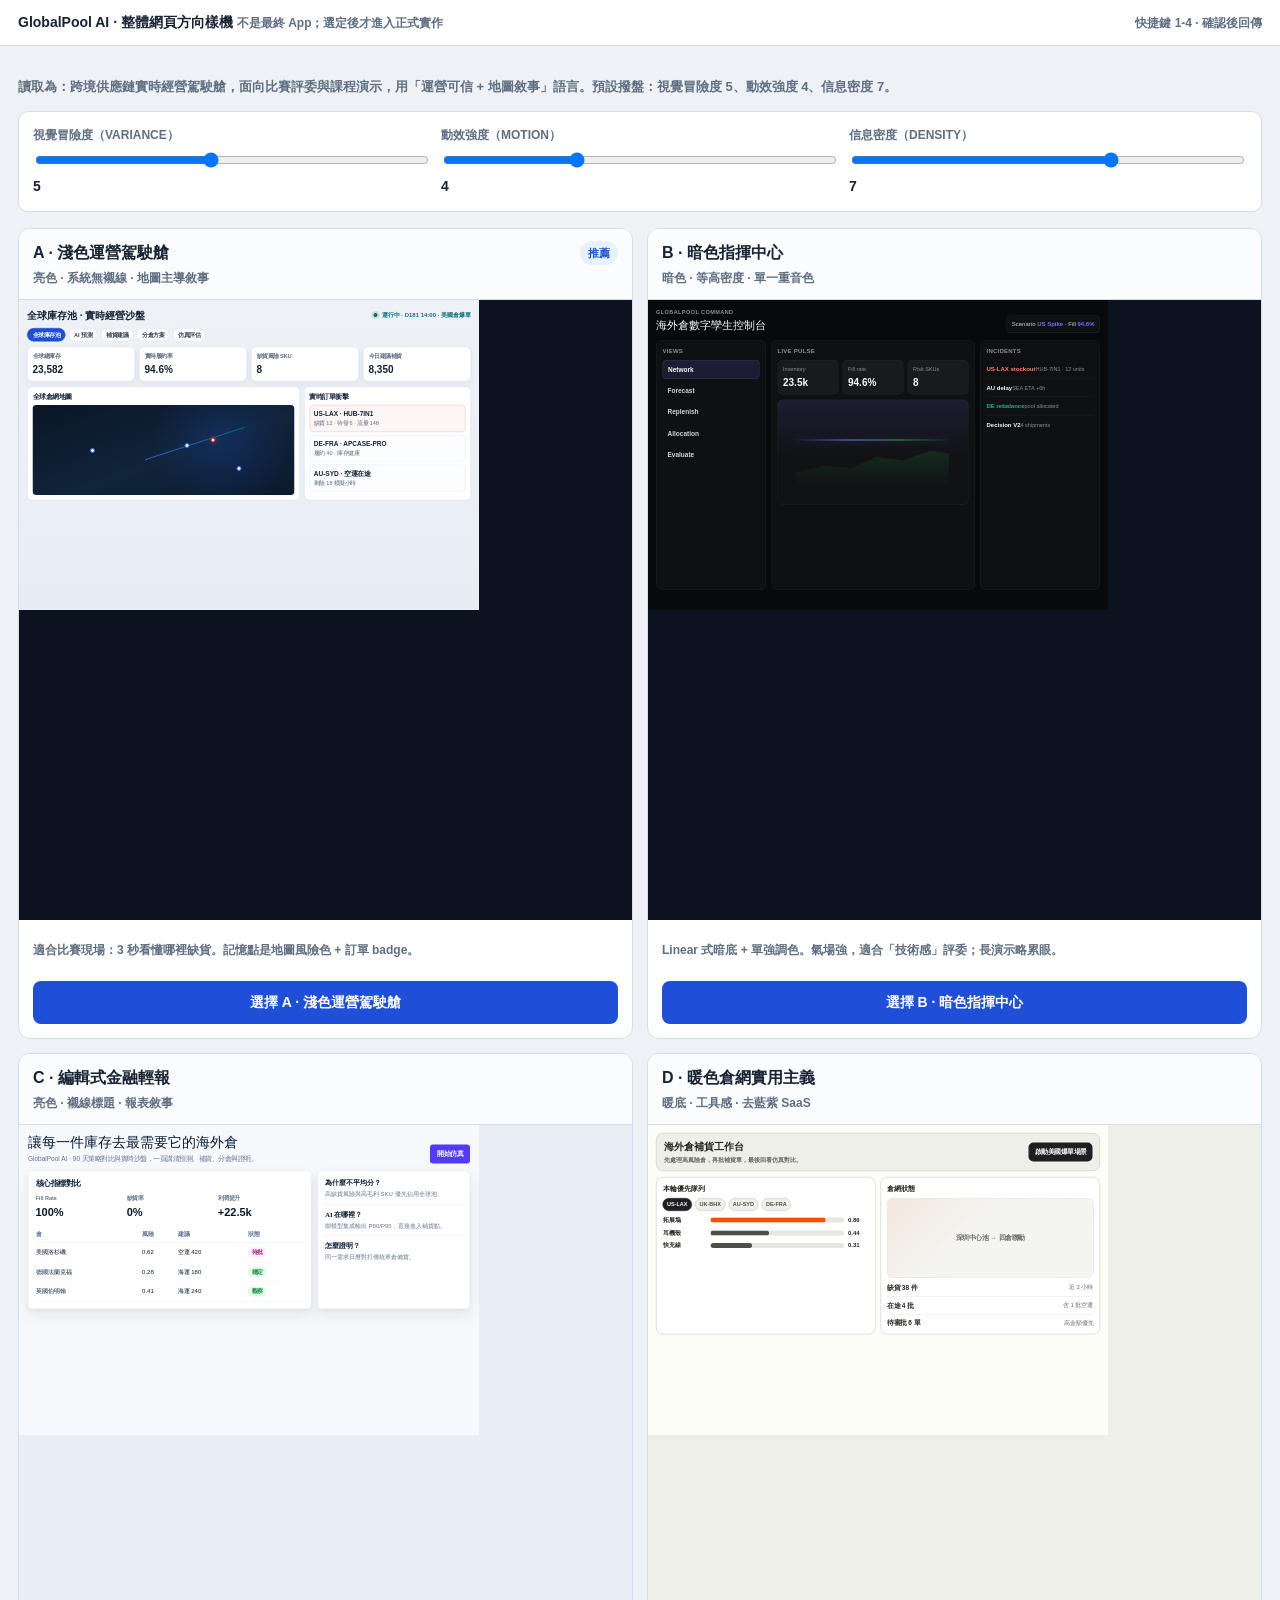
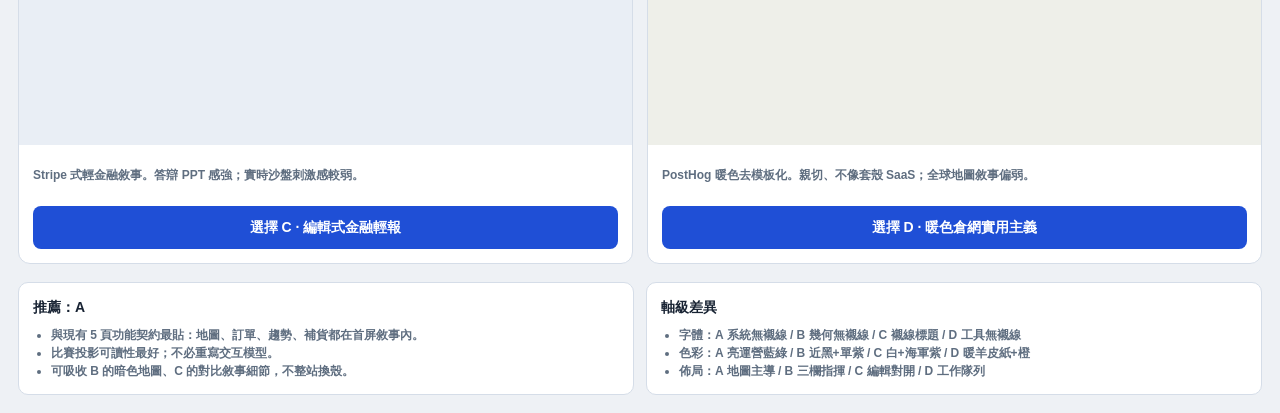
<file: design-previews/2026-07-12-globalpool-web/index.html>
<!doctype html>
<html lang="zh-Hant">
<head>
  <meta charset="utf-8" />
  <meta name="viewport" content="width=device-width, initial-scale=1" />
  <title>GlobalPool AI · 整體網頁方向樣機</title>
  <style>
    :root {
      --shell-bg: #eef1f5;
      --shell-ink: #182333;
      --shell-muted: #5f6e80;
      --shell-line: #d5dde8;
      --shell-card: #ffffff;
    }
    * { box-sizing: border-box; }
    body {
      margin: 0;
      font: 14px/1.5 -apple-system, BlinkMacSystemFont, "Segoe UI", "PingFang SC", "Microsoft YaHei", sans-serif;
      color: var(--shell-ink);
      background: var(--shell-bg);
      letter-spacing: 0;
    }
    .shell-top {
      position: sticky; top: 0; z-index: 20;
      display: flex; flex-wrap: wrap; gap: 10px 18px; align-items: center; justify-content: space-between;
      padding: 12px 18px;
      background: rgba(255,255,255,.92);
      border-bottom: 1px solid var(--shell-line);
      backdrop-filter: blur(12px);
    }
    .shell-top strong { font-size: 14px; }
    .shell-top span { color: var(--shell-muted); font-size: 12px; font-weight: 700; }
    .wrap { max-width: 1280px; margin: 0 auto; padding: 18px; }
    .intro {
      margin-bottom: 14px;
      color: var(--shell-muted);
      font-size: 13px;
      font-weight: 650;
    }
    .dials {
      display: grid;
      grid-template-columns: repeat(3, minmax(0, 1fr));
      gap: 10px;
      margin-bottom: 16px;
      padding: 14px;
      border: 1px solid var(--shell-line);
      border-radius: 10px;
      background: #fff;
    }
    .dials label { display: grid; gap: 6px; font-size: 12px; font-weight: 800; color: var(--shell-muted); }
    .dials output { color: var(--shell-ink); font-size: 14px; font-weight: 900; }
    .grid {
      display: grid;
      grid-template-columns: repeat(2, minmax(0, 1fr));
      gap: 14px;
    }
    .card {
      display: grid;
      grid-template-rows: auto 1fr auto;
      border: 1px solid var(--shell-line);
      border-radius: 12px;
      background: var(--shell-card);
      overflow: hidden;
      min-height: 460px;
    }
    .card-head {
      display: flex; justify-content: space-between; gap: 10px; align-items: start;
      padding: 12px 14px;
      border-bottom: 1px solid var(--shell-line);
      background: #fbfcfe;
    }
    .card-head h2 { margin: 0; font-size: 16px; }
    .card-head p { margin: 4px 0 0; color: var(--shell-muted); font-size: 12px; font-weight: 700; }
    .badge-rec {
      border-radius: 999px; padding: 4px 8px; background: #e8f2ff; color: #1f4fd6;
      font-size: 11px; font-weight: 900; white-space: nowrap;
    }
    .stage {
      position: relative;
      min-height: 320px;
      overflow: hidden;
      background: #0b1220;
    }
    .stage-scale {
      width: 920px;
      transform-origin: top left;
      transform: scale(0.5);
    }
    .meta {
      padding: 10px 14px 0;
      color: var(--shell-muted);
      font-size: 12px;
      font-weight: 750;
      line-height: 1.45;
      max-width: 100%;
    }
    .pick {
      margin: 10px 14px 14px;
      width: calc(100% - 28px);
      border: 0;
      border-radius: 8px;
      background: #1f4fd6;
      color: #fff;
      font: inherit;
      font-weight: 900;
      padding: 11px 12px;
      cursor: pointer;
    }
    .notes {
      margin-top: 18px;
      display: grid;
      grid-template-columns: repeat(2, minmax(0, 1fr));
      gap: 12px;
    }
    .note {
      border: 1px solid var(--shell-line);
      border-radius: 10px;
      background: #fff;
      padding: 14px;
    }
    .note h3 { margin: 0 0 8px; font-size: 14px; }
    .note ul { margin: 0; padding-left: 18px; color: var(--shell-muted); font-size: 12px; font-weight: 650; }
    @media (max-width: 900px) {
      .grid, .dials, .notes { grid-template-columns: 1fr; }
      .stage-scale { transform: scale(0.42); }
    }

    /* ========== Direction A: Light Ops Cockpit ========== */
    .a-root {
      width: 920px; height: 620px; padding: 16px;
      background: linear-gradient(180deg, #eef2f7, #e8edf4);
      color: #122033;
      font: 13px/1.4 -apple-system, BlinkMacSystemFont, "Segoe UI", "PingFang SC", "Microsoft YaHei", sans-serif;
    }
    .a-top { display:flex; justify-content:space-between; align-items:center; margin-bottom:12px; }
    .a-top h1 { margin:0; font-size:20px; letter-spacing:0; }
    .a-top .live { display:flex; gap:8px; align-items:center; color:#0b7484; font-weight:800; font-size:12px; }
    .a-dot { width:8px; height:8px; border-radius:50%; background:#0f6d52; box-shadow:0 0 0 4px rgba(15,109,82,.15); }
    .a-kpis { display:grid; grid-template-columns:repeat(4,1fr); gap:8px; margin-bottom:10px; }
    .a-kpi { background:#fff; border:1px solid #d5dde8; border-radius:10px; padding:10px; box-shadow:0 8px 20px rgba(18,32,51,.05); }
    .a-kpi span { display:block; color:#5b6b7c; font-size:11px; font-weight:800; }
    .a-kpi strong { display:block; margin-top:4px; font-size:20px; font-variant-numeric:tabular-nums; }
    .a-main { display:grid; grid-template-columns:1.55fr .95fr; gap:8px; }
    .a-panel { background:#fff; border:1px solid #d5dde8; border-radius:10px; padding:10px; min-height:220px; }
    .a-panel h3 { margin:0 0 8px; font-size:13px; }
    .a-map {
      height:180px; border-radius:8px;
      background:
        radial-gradient(circle at 72% 40%, rgba(31,79,214,.22), transparent 35%),
        linear-gradient(160deg, #0a1626, #10243a 55%, #0b1a2c);
      position:relative; overflow:hidden;
    }
    .a-route { position:absolute; inset:42% 18% auto 42%; height:2px; background:linear-gradient(90deg, #2f6fed, #0f7c8a); opacity:.8; transform:rotate(-18deg); }
    .a-node { position:absolute; width:10px; height:10px; border-radius:50%; background:#f8fbff; border:2px solid #2f6fed; }
    .a-node.risk { border-color:#b42318; box-shadow:0 0 0 5px rgba(180,35,24,.18); }
    .a-feed { display:grid; gap:6px; }
    .a-item { border:1px solid #e3e9f1; border-radius:8px; padding:8px; background:#fbfdff; }
    .a-item.bad { border-color:#f0b8b3; background:#fff6f5; }
    .a-item strong, .a-item span { display:block; }
    .a-item span { color:#5b6b7c; font-size:11px; margin-top:2px; }
    .a-tabs { display:flex; gap:6px; margin-bottom:10px; }
    .a-tab { border:1px solid #d5dde8; background:#fff; border-radius:999px; padding:5px 10px; font-size:11px; font-weight:800; color:#2a3b52; }
    .a-tab.on { background:#1f4fd6; border-color:#1f4fd6; color:#fff; }

    /* ========== Direction B: Dark Command Center ========== */
    .b-root {
      width:920px; height:620px; padding:16px;
      background:#08090a; color:#f7f8f8;
      font:13px/1.4 "SF Pro Display", -apple-system, BlinkMacSystemFont, "PingFang SC", "Microsoft YaHei", sans-serif;
    }
    .b-top { display:flex; justify-content:space-between; align-items:end; margin-bottom:14px; }
    .b-top .kicker { color:#8a8f98; font-size:11px; font-weight:700; letter-spacing:.08em; text-transform:uppercase; margin:0 0 4px; }
    .b-top h1 { margin:0; font-size:22px; font-weight:590; letter-spacing:0; }
    .b-chip { border:1px solid rgba(255,255,255,.08); background:rgba(255,255,255,.03); color:#d0d6e0; border-radius:8px; padding:8px 10px; font-size:12px; }
    .b-chip em { color:#7170ff; font-style:normal; font-weight:800; }
    .b-grid { display:grid; grid-template-columns: 220px 1fr 240px; gap:10px; height:500px; }
    .b-side, .b-main, .b-rail {
      background:#0f1011; border:1px solid rgba(255,255,255,.06); border-radius:12px; padding:12px;
    }
    .b-side h3, .b-main h3, .b-rail h3 { margin:0 0 10px; font-size:12px; color:#8a8f98; font-weight:700; letter-spacing:.04em; text-transform:uppercase; }
    .b-nav { display:grid; gap:6px; }
    .b-nav div { padding:9px 10px; border-radius:8px; color:#d0d6e0; font-weight:650; }
    .b-nav div.on { background:rgba(113,112,255,.14); color:#f7f8f8; border:1px solid rgba(113,112,255,.28); }
    .b-metrics { display:grid; grid-template-columns:repeat(3,1fr); gap:8px; margin-bottom:10px; }
    .b-metric { background:#191a1b; border:1px solid rgba(255,255,255,.06); border-radius:10px; padding:10px; }
    .b-metric span { display:block; color:#8a8f98; font-size:11px; }
    .b-metric strong { display:block; margin-top:4px; font-size:20px; font-variant-numeric:tabular-nums; }
    .b-chart {
      height:210px; border-radius:10px; border:1px solid rgba(255,255,255,.06);
      background:
        linear-gradient(180deg, rgba(113,112,255,.12), transparent 55%),
        #111214;
      position:relative; overflow:hidden;
    }
    .b-line {
      position:absolute; left:8%; right:8%; top:38%; height:2px;
      background:linear-gradient(90deg, transparent, #7170ff, #27a644, transparent);
      box-shadow:0 0 18px rgba(113,112,255,.35);
    }
    .b-area {
      position:absolute; left:10%; right:10%; bottom:18%; height:42%;
      background:linear-gradient(180deg, rgba(39,166,68,.22), transparent);
      clip-path: polygon(0 70%, 18% 55%, 36% 60%, 52% 35%, 70% 42%, 88% 20%, 100% 28%, 100% 100%, 0 100%);
    }
    .b-row { display:flex; justify-content:space-between; gap:8px; padding:9px 0; border-bottom:1px solid rgba(255,255,255,.05); }
    .b-row:last-child { border-bottom:0; }
    .b-row span { color:#8a8f98; font-size:11px; }
    .b-row strong { font-size:12px; }
    .b-risk { color:#ff7b72; }
    .b-ok { color:#10b981; }

    /* ========== Direction C: Editorial Finance Light ========== */
    .c-root {
      width:920px; height:620px; padding:18px;
      background:#f7f8fb; color:#061b31;
      font:13px/1.45 "Iowan Old Style", "Palatino Linotype", Palatino, "PingFang SC", "Songti SC", serif;
    }
    .c-top { display:grid; grid-template-columns:1.2fr .8fr; gap:16px; margin-bottom:14px; }
    .c-top h1 { margin:0; font-size:28px; font-weight:500; letter-spacing:0; line-height:1.15; }
    .c-top p { margin:8px 0 0; color:#64748d; font-family:-apple-system,BlinkMacSystemFont,"PingFang SC","Microsoft YaHei",sans-serif; }
    .c-cta { align-self:end; justify-self:end; background:#533afd; color:#fff; border:0; border-radius:6px; padding:10px 14px; font-family:-apple-system,BlinkMacSystemFont,"PingFang SC",sans-serif; font-weight:800; }
    .c-board { display:grid; grid-template-columns:1.3fr .7fr; gap:12px; }
    .c-paper {
      background:#fff; border:1px solid #e5edf5; border-radius:8px; padding:14px;
      box-shadow:0 14px 30px rgba(50,50,93,.08), 0 4px 10px rgba(0,0,0,.04);
    }
    .c-paper h3 { margin:0 0 10px; font-size:15px; font-weight:600; }
    .c-stats { display:grid; grid-template-columns:repeat(3,1fr); gap:10px; margin-bottom:12px; font-family:-apple-system,BlinkMacSystemFont,"PingFang SC",sans-serif; }
    .c-stat span { display:block; color:#64748d; font-size:11px; font-weight:800; }
    .c-stat strong { display:block; margin-top:4px; font-size:22px; color:#061b31; font-variant-numeric:tabular-nums; }
    .c-table { width:100%; border-collapse:collapse; font-family:-apple-system,BlinkMacSystemFont,"PingFang SC",sans-serif; font-size:12px; }
    .c-table th { text-align:left; color:#64748d; font-weight:800; padding:8px 0; border-bottom:1px solid #e5edf5; }
    .c-table td { padding:9px 0; border-bottom:1px solid #eef3f8; }
    .c-pill { display:inline-flex; border-radius:999px; padding:2px 8px; background:rgba(21,190,83,.12); color:#108c3d; font-weight:800; font-size:11px; }
    .c-pill.warn { background:rgba(249,107,238,.12); color:#9b1f73; }
    .c-aside .block { margin-bottom:10px; padding-bottom:10px; border-bottom:1px solid #e5edf5; }
    .c-aside .block:last-child { border-bottom:0; margin:0; padding:0; }
    .c-aside strong { display:block; font-size:14px; }
    .c-aside span { display:block; margin-top:4px; color:#64748d; font-family:-apple-system,BlinkMacSystemFont,"PingFang SC",sans-serif; font-size:12px; }

    /* ========== Direction D: Warm Warehouse Utility ========== */
    .d-root {
      width:920px; height:620px; padding:16px;
      background:#fdfdf8; color:#23251d;
      font:13px/1.45 "IBM Plex Sans", "Avenir Next", -apple-system, BlinkMacSystemFont, "PingFang SC", "Microsoft YaHei", sans-serif;
    }
    .d-banner {
      display:flex; justify-content:space-between; gap:12px; align-items:center;
      border:1px solid #bfc1b7; border-radius:14px; background:#eeefe9; padding:12px 14px; margin-bottom:12px;
    }
    .d-banner h1 { margin:0; font-size:20px; font-weight:800; letter-spacing:0; }
    .d-banner p { margin:4px 0 0; color:#65675e; font-size:12px; font-weight:650; }
    .d-btn { background:#1e1f23; color:#fdfdf8; border:0; border-radius:10px; padding:10px 12px; font-weight:800; }
    .d-layout { display:grid; grid-template-columns:1fr 1fr; gap:10px; }
    .d-card { border:1px solid #bfc1b7; border-radius:14px; background:#fff; padding:12px; min-height:220px; }
    .d-card h3 { margin:0 0 8px; font-size:14px; font-weight:800; }
    .d-chips { display:flex; flex-wrap:wrap; gap:6px; margin-bottom:10px; }
    .d-chip { border:1px solid #bfc1b7; border-radius:999px; padding:4px 8px; background:#eeefe9; font-size:11px; font-weight:800; color:#4d4f46; }
    .d-chip.hot { background:#1e1f23; color:#fdfdf8; border-color:#1e1f23; }
    .d-bars { display:grid; gap:8px; }
    .d-bar { display:grid; grid-template-columns:88px 1fr 42px; gap:8px; align-items:center; font-size:12px; font-weight:750; }
    .d-track { height:10px; border-radius:999px; background:#e5e7e0; overflow:hidden; }
    .d-track i { display:block; height:100%; background:#4d4f46; border-radius:inherit; }
    .d-track i.warn { background:#F54E00; }
    .d-map {
      height:160px; border-radius:12px; border:1px dashed #bfc1b7;
      background:
        linear-gradient(135deg, rgba(245,78,0,.08), transparent 40%),
        #f4f4f0;
      display:grid; place-items:center; color:#65675e; font-weight:800;
    }
    .d-list { display:grid; gap:8px; }
    .d-item { display:flex; justify-content:space-between; gap:8px; border-top:1px solid #e5e7e0; padding-top:8px; }
    .d-item:first-child { border-top:0; padding-top:0; }
    .d-item span { color:#65675e; font-size:12px; }
  </style>
</head>
<body>
  <div class="shell-top">
    <div>
      <strong>GlobalPool AI · 整體網頁方向樣機</strong>
      <span> 不是最終 App；選定後才進入正式實作</span>
    </div>
    <span>快捷鍵 1-4 · 確認後回傳</span>
  </div>
  <div class="wrap">
    <p class="intro">讀取為：跨境供應鏈實時經營駕駛艙，面向比賽評委與課程演示，用「運營可信 + 地圖敘事」語言。預設撥盤：視覺冒險度 5、動效強度 4、信息密度 7。</p>
    <section class="dials" aria-label="設計撥盤">
      <label>視覺冒險度（VARIANCE）
        <input id="dial-variance" type="range" min="1" max="10" value="5" data-qmdp-dial="variance">
        <output data-qmdp-output="variance">5</output>
      </label>
      <label>動效強度（MOTION）
        <input id="dial-motion" type="range" min="1" max="10" value="4" data-qmdp-dial="motion">
        <output data-qmdp-output="motion">4</output>
      </label>
      <label>信息密度（DENSITY）
        <input id="dial-density" type="range" min="1" max="10" value="7" data-qmdp-dial="density">
        <output data-qmdp-output="density">7</output>
      </label>
    </section>

    <section class="grid">
      <article class="card" data-direction="A">
        <div class="card-head">
          <div>
            <h2>A · 淺色運營駕駛艙</h2>
            <p>亮色 · 系統無襯線 · 地圖主導敘事</p>
          </div>
          <span class="badge-rec">推薦</span>
        </div>
        <div class="stage">
          <div class="stage-scale">
            <div class="a-root">
              <div class="a-top">
                <div>
                  <h1>全球庫存池 · 實時經營沙盤</h1>
                </div>
                <div class="live"><span class="a-dot"></span>運行中 · D181 14:00 · 美國倉爆單</div>
              </div>
              <div class="a-tabs">
                <div class="a-tab on">全球庫存池</div>
                <div class="a-tab">AI 預測</div>
                <div class="a-tab">補貨建議</div>
                <div class="a-tab">分倉方案</div>
                <div class="a-tab">仿真評估</div>
              </div>
              <div class="a-kpis">
                <div class="a-kpi"><span>全球總庫存</span><strong>23,582</strong></div>
                <div class="a-kpi"><span>實時履約率</span><strong>94.6%</strong></div>
                <div class="a-kpi"><span>缺貨風險 SKU</span><strong>8</strong></div>
                <div class="a-kpi"><span>今日建議補貨</span><strong>8,350</strong></div>
              </div>
              <div class="a-main">
                <div class="a-panel">
                  <h3>全球倉網地圖</h3>
                  <div class="a-map">
                    <div class="a-route"></div>
                    <div class="a-node" style="left:22%; top:48%"></div>
                    <div class="a-node risk" style="left:68%; top:36%"></div>
                    <div class="a-node" style="left:58%; top:42%"></div>
                    <div class="a-node" style="left:78%; top:68%"></div>
                  </div>
                </div>
                <div class="a-panel">
                  <h3>實時訂單衝擊</h3>
                  <div class="a-feed">
                    <div class="a-item bad"><strong>US-LAX · HUB-7IN1</strong><span>缺貨 12 · 待發 6 · 流量 148</span></div>
                    <div class="a-item"><strong>DE-FRA · APCASE-PRO</strong><span>履約 40 · 庫存健康</span></div>
                    <div class="a-item"><strong>AU-SYD · 空運在途</strong><span>剩餘 18 模擬小時</span></div>
                  </div>
                </div>
              </div>
            </div>
          </div>
        </div>
        <p class="meta">適合比賽現場：3 秒看懂哪裡缺貨。記憶點是地圖風險色 + 訂單 badge。</p>
        <button class="pick qmdp-pick-button" data-qmdp-native-handler="true" data-id="A" data-label="A" data-name="淺色運營駕駛艙">選擇 A · 淺色運營駕駛艙</button>
      </article>

      <article class="card" data-direction="B">
        <div class="card-head">
          <div>
            <h2>B · 暗色指揮中心</h2>
            <p>暗色 · 等高密度 · 單一重音色</p>
          </div>
        </div>
        <div class="stage">
          <div class="stage-scale">
            <div class="b-root">
              <div class="b-top">
                <div>
                  <p class="kicker">GlobalPool Command</p>
                  <h1>海外倉數字孿生控制台</h1>
                </div>
                <div class="b-chip">Scenario <em>US Spike</em> · Fill <em>94.6%</em></div>
              </div>
              <div class="b-grid">
                <aside class="b-side">
                  <h3>Views</h3>
                  <div class="b-nav">
                    <div class="on">Network</div>
                    <div>Forecast</div>
                    <div>Replenish</div>
                    <div>Allocation</div>
                    <div>Evaluate</div>
                  </div>
                </aside>
                <section class="b-main">
                  <h3>Live Pulse</h3>
                  <div class="b-metrics">
                    <div class="b-metric"><span>Inventory</span><strong>23.5k</strong></div>
                    <div class="b-metric"><span>Fill rate</span><strong>94.6%</strong></div>
                    <div class="b-metric"><span>Risk SKUs</span><strong>8</strong></div>
                  </div>
                  <div class="b-chart">
                    <div class="b-area"></div>
                    <div class="b-line"></div>
                  </div>
                </section>
                <aside class="b-rail">
                  <h3>Incidents</h3>
                  <div class="b-row"><div><strong class="b-risk">US-LAX stockout</strong><span>HUB-7IN1 · 12 units</span></div></div>
                  <div class="b-row"><div><strong>AU delay</strong><span>SEA ETA +6h</span></div></div>
                  <div class="b-row"><div><strong class="b-ok">DE rebalance</strong><span>pool allocated</span></div></div>
                  <div class="b-row"><div><strong>Decision V2</strong><span>4 shipments</span></div></div>
                </aside>
              </div>
            </div>
          </div>
        </div>
        <p class="meta">Linear 式暗底 + 單強調色。氣場強，適合「技術感」評委；長演示略累眼。</p>
        <button class="pick qmdp-pick-button" data-qmdp-native-handler="true" data-id="B" data-label="B" data-name="暗色指揮中心">選擇 B · 暗色指揮中心</button>
      </article>

      <article class="card" data-direction="C">
        <div class="card-head">
          <div>
            <h2>C · 編輯式金融輕報</h2>
            <p>亮色 · 襯線標題 · 報表敘事</p>
          </div>
        </div>
        <div class="stage" style="background:#e9eef5">
          <div class="stage-scale">
            <div class="c-root">
              <div class="c-top">
                <div>
                  <h1>讓每一件庫存去最需要它的海外倉</h1>
                  <p>GlobalPool AI · 90 天策略對比與實時沙盤，一頁講清預測、補貨、分倉與證明。</p>
                </div>
                <button class="c-cta">開始仿真</button>
              </div>
              <div class="c-board">
                <section class="c-paper">
                  <h3>核心指標對比</h3>
                  <div class="c-stats">
                    <div class="c-stat"><span>Fill Rate</span><strong>100%</strong></div>
                    <div class="c-stat"><span>缺貨率</span><strong>0%</strong></div>
                    <div class="c-stat"><span>利潤提升</span><strong>+22.5k</strong></div>
                  </div>
                  <table class="c-table">
                    <thead><tr><th>倉</th><th>風險</th><th>建議</th><th>狀態</th></tr></thead>
                    <tbody>
                      <tr><td>美國洛杉磯</td><td>0.62</td><td>空運 420</td><td><span class="c-pill warn">待批</span></td></tr>
                      <tr><td>德國法蘭克福</td><td>0.28</td><td>海運 180</td><td><span class="c-pill">穩定</span></td></tr>
                      <tr><td>英國伯明翰</td><td>0.41</td><td>海運 240</td><td><span class="c-pill">觀察</span></td></tr>
                    </tbody>
                  </table>
                </section>
                <aside class="c-paper c-aside">
                  <div class="block"><strong>為什麼不平均分？</strong><span>高缺貨風險與高毛利 SKU 優先佔用全球池。</span></div>
                  <div class="block"><strong>AI 在哪裡？</strong><span>樹模型集成輸出 P80/P95，直接進入補貨點。</span></div>
                  <div class="block"><strong>怎麼證明？</strong><span>同一需求日曆對打傳統單倉備貨。</span></div>
                </aside>
              </div>
            </div>
          </div>
        </div>
        <p class="meta">Stripe 式輕金融敘事。答辯 PPT 感強；實時沙盤刺激感較弱。</p>
        <button class="pick qmdp-pick-button" data-qmdp-native-handler="true" data-id="C" data-label="C" data-name="編輯式金融輕報">選擇 C · 編輯式金融輕報</button>
      </article>

      <article class="card" data-direction="D">
        <div class="card-head">
          <div>
            <h2>D · 暖色倉網實用主義</h2>
            <p>暖底 · 工具感 · 去藍紫 SaaS</p>
          </div>
        </div>
        <div class="stage" style="background:#eeefe9">
          <div class="stage-scale">
            <div class="d-root">
              <div class="d-banner">
                <div>
                  <h1>海外倉補貨工作台</h1>
                  <p>先處理高風險倉，再批補貨單，最後回看仿真對比。</p>
                </div>
                <button class="d-btn">啟動美國爆單場景</button>
              </div>
              <div class="d-layout">
                <section class="d-card">
                  <h3>本輪優先隊列</h3>
                  <div class="d-chips">
                    <span class="d-chip hot">US-LAX</span>
                    <span class="d-chip">UK-BHX</span>
                    <span class="d-chip">AU-SYD</span>
                    <span class="d-chip">DE-FRA</span>
                  </div>
                  <div class="d-bars">
                    <div class="d-bar"><span>拓展塢</span><div class="d-track"><i class="warn" style="width:86%"></i></div><b>0.86</b></div>
                    <div class="d-bar"><span>耳機殼</span><div class="d-track"><i style="width:44%"></i></div><b>0.44</b></div>
                    <div class="d-bar"><span>快充線</span><div class="d-track"><i style="width:31%"></i></div><b>0.31</b></div>
                  </div>
                </section>
                <section class="d-card">
                  <h3>倉網狀態</h3>
                  <div class="d-map">深圳中心池 → 四倉聯動</div>
                  <div class="d-list" style="margin-top:10px">
                    <div class="d-item"><strong>缺貨 38 件</strong><span>近 2 小時</span></div>
                    <div class="d-item"><strong>在途 4 批</strong><span>含 1 批空運</span></div>
                    <div class="d-item"><strong>待審批 6 單</strong><span>高金額優先</span></div>
                  </div>
                </section>
              </div>
            </div>
          </div>
        </div>
        <p class="meta">PostHog 暖色去模板化。親切、不像套殼 SaaS；全球地圖敘事偏弱。</p>
        <button class="pick qmdp-pick-button" data-qmdp-native-handler="true" data-id="D" data-label="D" data-name="暖色倉網實用主義">選擇 D · 暖色倉網實用主義</button>
      </article>
    </section>

    <section class="notes">
      <div class="note">
        <h3>推薦：A</h3>
        <ul>
          <li>與現有 5 頁功能契約最貼：地圖、訂單、趨勢、補貨都在首屏敘事內。</li>
          <li>比賽投影可讀性最好；不必重寫交互模型。</li>
          <li>可吸收 B 的暗色地圖、C 的對比敘事細節，不整站換殼。</li>
        </ul>
      </div>
      <div class="note">
        <h3>軸級差異</h3>
        <ul>
          <li>字體：A 系統無襯線 / B 幾何無襯線 / C 襯線標題 / D 工具無襯線</li>
          <li>色彩：A 亮運營藍綠 / B 近黑+單紫 / C 白+海軍紫 / D 暖羊皮紙+橙</li>
          <li>佈局：A 地圖主導 / B 三欄指揮 / C 編輯對開 / D 工作隊列</li>
        </ul>
      </div>
    </section>
  </div>

  <script>
    const dials = {
      variance: document.getElementById('dial-variance'),
      motion: document.getElementById('dial-motion'),
      density: document.getElementById('dial-density'),
    };
    Object.entries(dials).forEach(([key, input]) => {
      const out = document.querySelector(`[data-qmdp-output="${key}"]`);
      const sync = () => { if (out) out.textContent = input.value; };
      input.addEventListener('input', sync);
      sync();
    });

    function currentDials() {
      return {
        variance: Number(dials.variance.value),
        motion: Number(dials.motion.value),
        density: Number(dials.density.value),
        VARIANCE: Number(dials.variance.value),
        MOTION: Number(dials.motion.value),
        DENSITY: Number(dials.density.value),
      };
    }

    async function postSelection(payload) {
      try {
        await fetch('/api/select', {
          method: 'POST',
          headers: { 'Content-Type': 'application/json' },
          body: JSON.stringify(payload),
        });
      } catch (err) {
        console.warn('select post failed', err);
      }
    }

    function confirmAndSend(id, label, name) {
      const adjustments = window.prompt(`確認選擇 ${label} · ${name}\n可填調整建議（可留空）：`, '') ?? null;
      if (adjustments === null) return;
      const payload = {
        id,
        label,
        name,
        notes: name,
        dials: currentDials(),
        adjustments,
      };
      postSelection(payload);
      alert(`已回傳：${label} · ${name}`);
    }

    document.querySelectorAll('.qmdp-pick-button').forEach((btn) => {
      btn.addEventListener('click', () => {
        confirmAndSend(btn.dataset.id, btn.dataset.label, btn.dataset.name);
      });
    });

    document.addEventListener('keydown', (event) => {
      const map = { '1': 'A', '2': 'B', '3': 'C', '4': 'D' };
      const id = map[event.key];
      if (!id) return;
      const btn = document.querySelector(`.qmdp-pick-button[data-id="${id}"]`);
      if (btn) btn.click();
    });
  </script>
</body>
</html>
</file>
